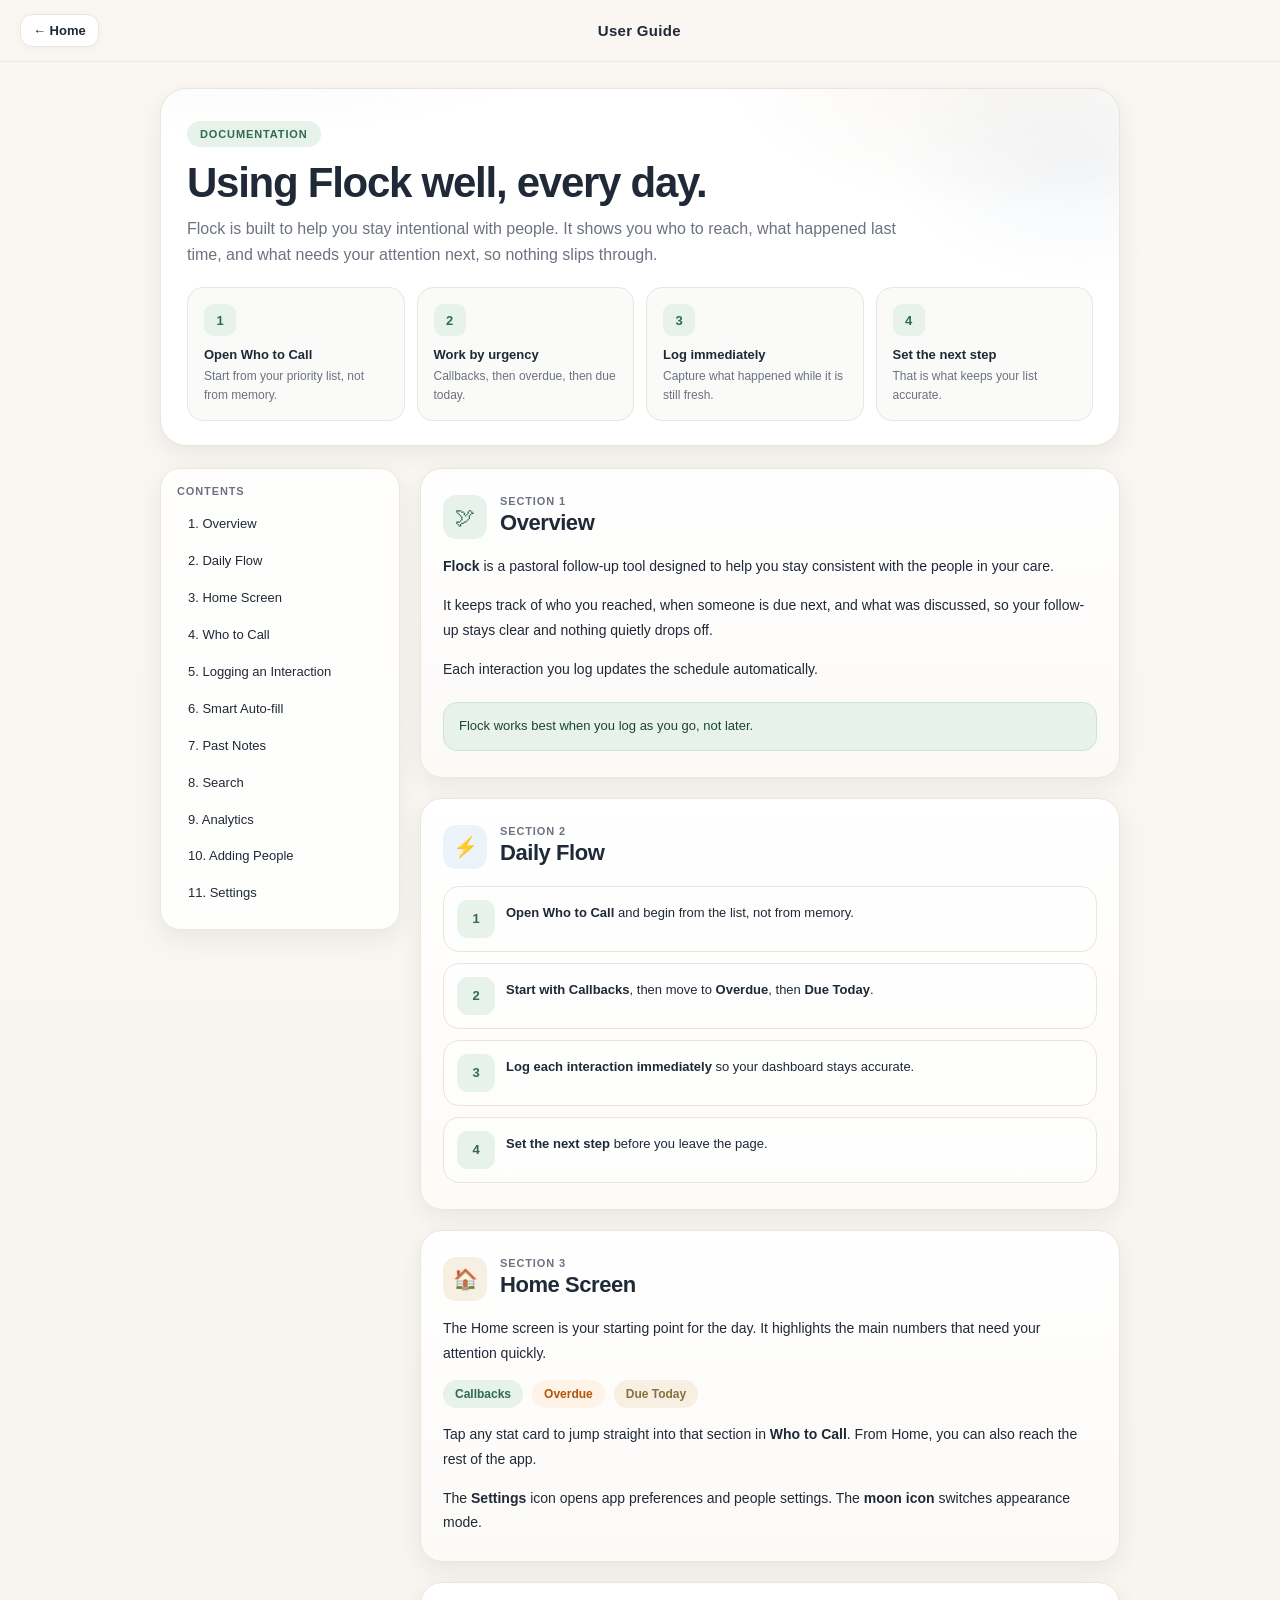
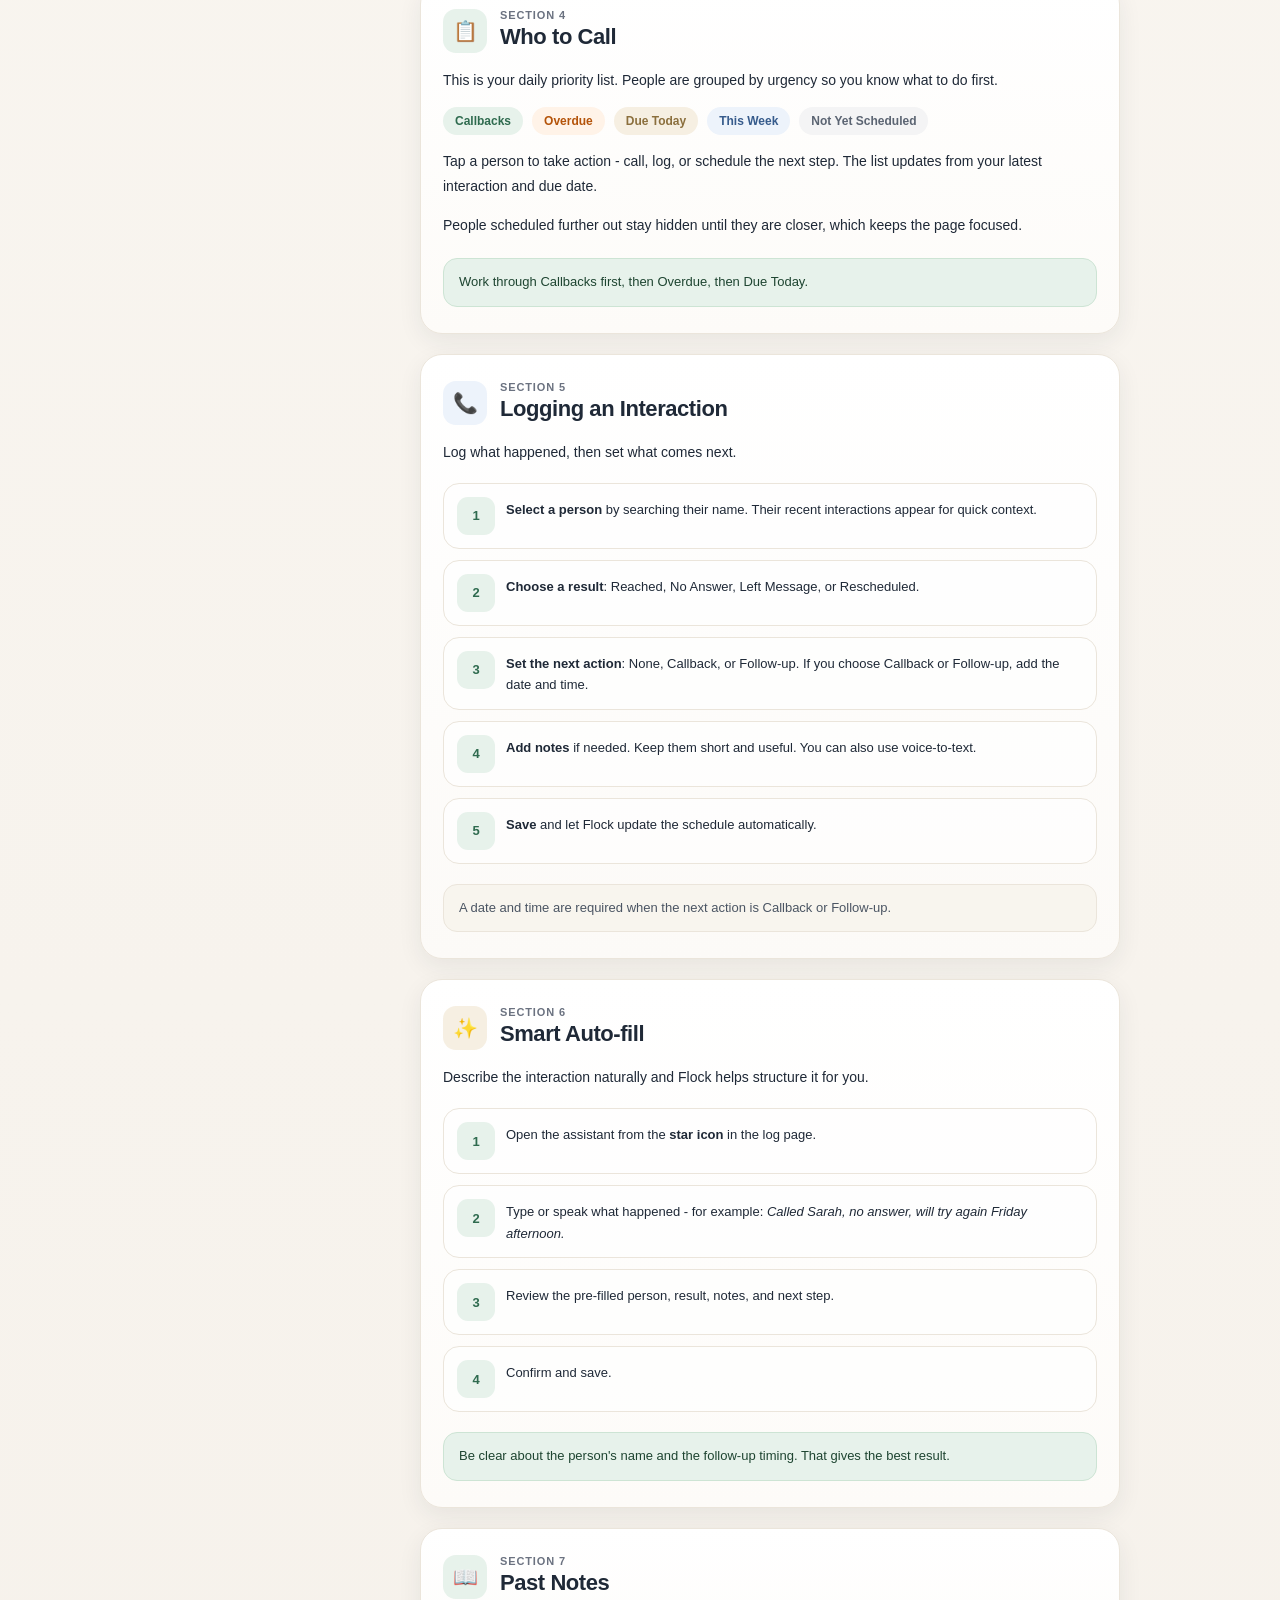
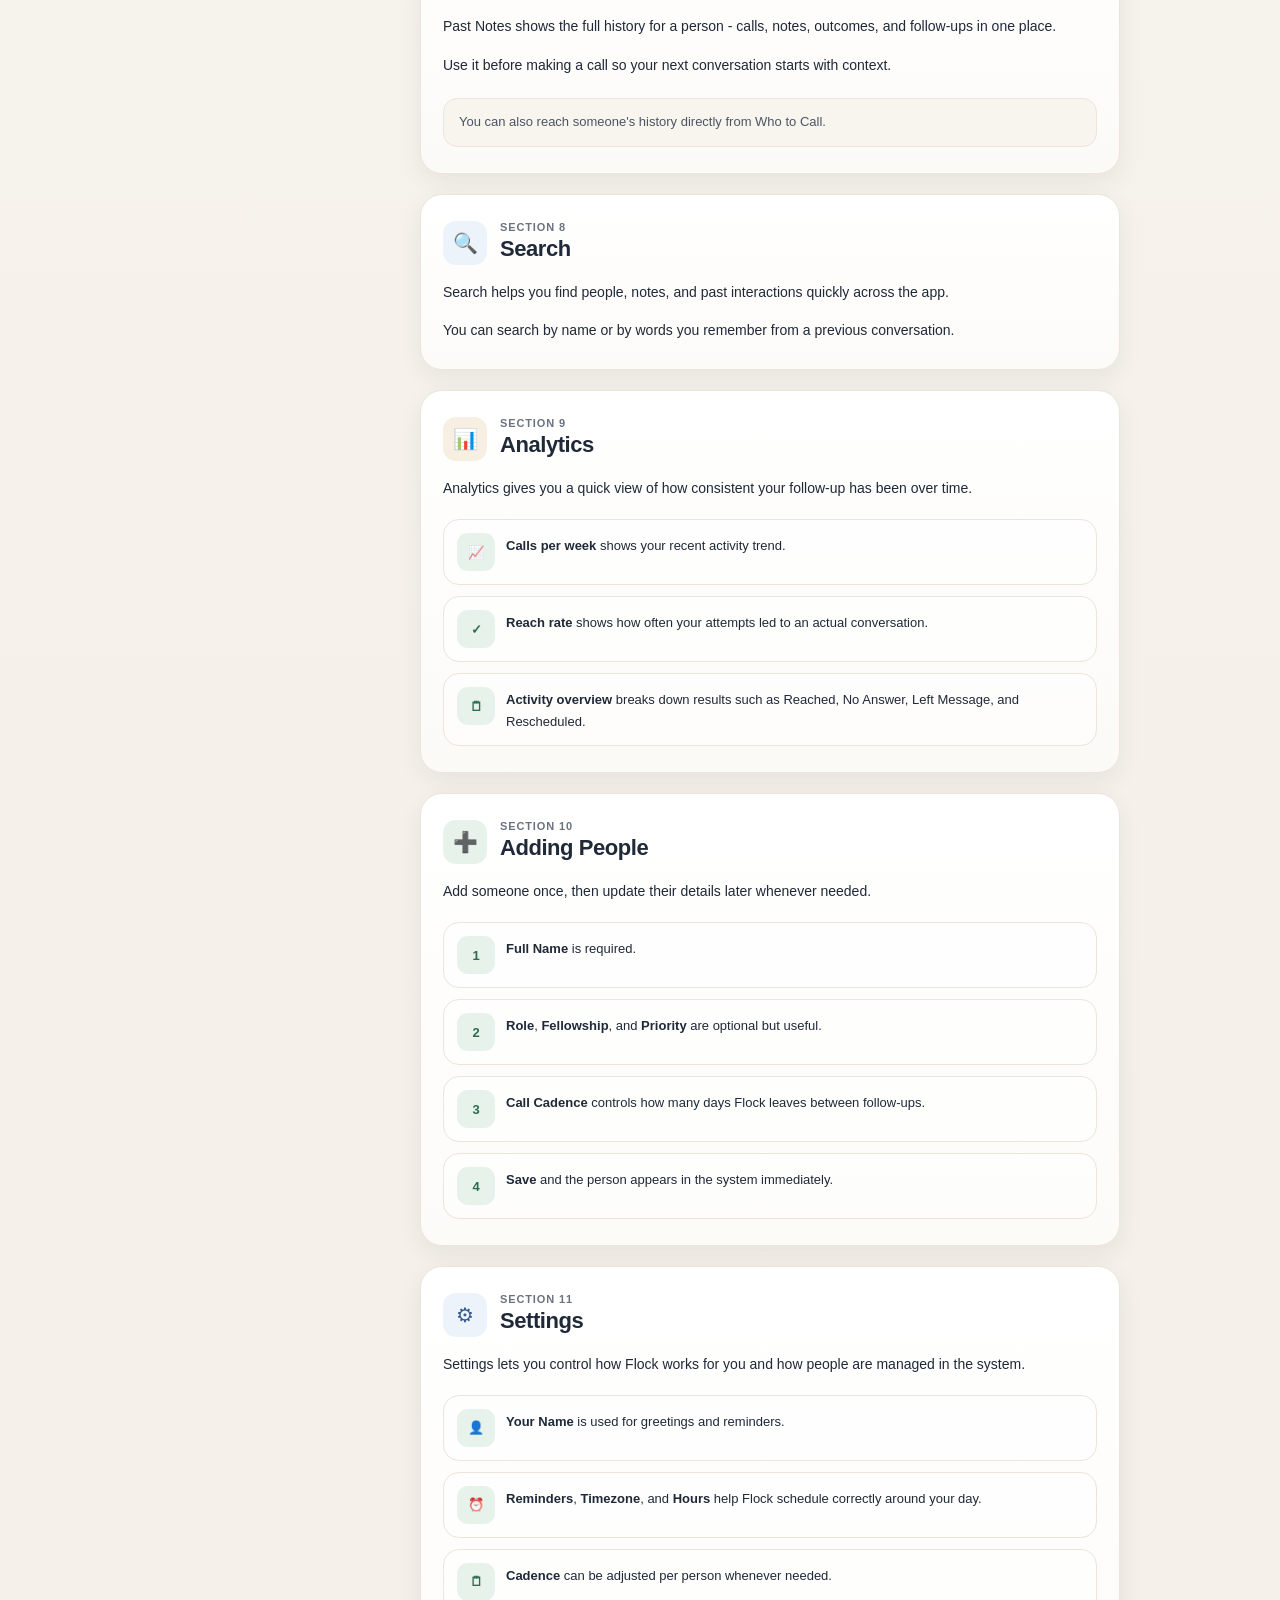
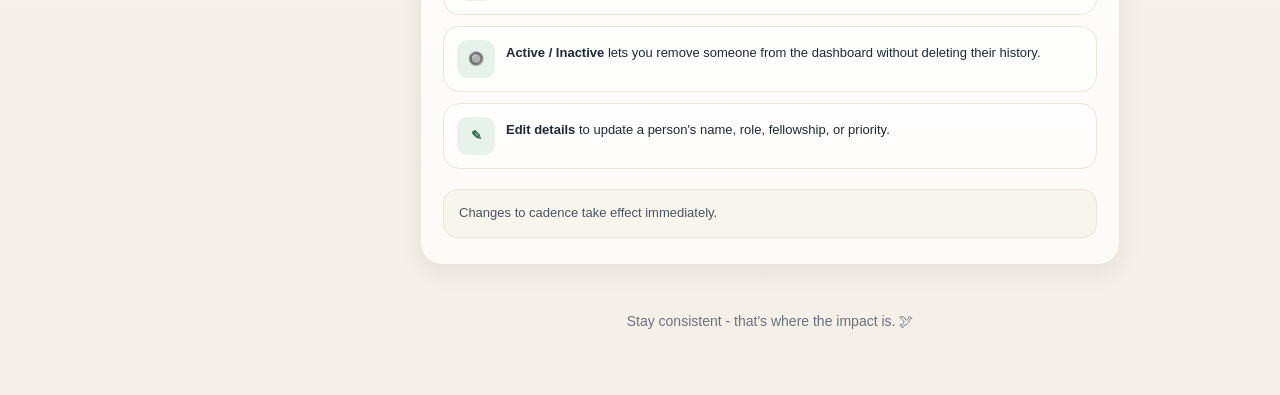
<file: partials/pg-guide.html>
﻿<!DOCTYPE html>
<html lang="en">
<head>
  <meta charset="UTF-8" />
  <meta name="viewport" content="width=device-width, initial-scale=1.0" />
  <title>Flock - User Guide</title>
  <style>
    *, *::before, *::after { box-sizing: border-box; margin: 0; padding: 0; }
    html { scroll-behavior: smooth; }

    :root {
      --ac: #2f6b4f;
      --ac-s: #e7f2eb;
      --gd: #8b6f3d;
      --gd-s: #f6efe2;
      --dn: #b45309;
      --dn-s: #fff3e8;
      --bl: #365b8c;
      --bl-s: #edf3fb;
      --bg: #f7f4ef;
      --card: #ffffff;
      --text: #1f2937;
      --muted: #6b7280;
      --line: #ebe5db;
      --radius: 20px;
      --radius-sm: 12px;
      --shadow: 0 8px 24px rgba(30,41,59,.07);
    }

    body {
      font-family: -apple-system, BlinkMacSystemFont, "Segoe UI", sans-serif;
      background:
        radial-gradient(1200px 500px at 10% -8%, rgba(47,107,79,.06) 0%, rgba(47,107,79,0) 58%),
        radial-gradient(900px 420px at 92% -16%, rgba(54,91,140,.045) 0%, rgba(54,91,140,0) 60%),
        linear-gradient(180deg, #faf7f2 0%, #f4efe8 100%);
      min-height: 100vh;
      color: var(--text);
    }

    .topbar {
      position: sticky;
      top: 0;
      z-index: 10;
      display: flex;
      align-items: center;
      justify-content: space-between;
      padding: 14px 20px;
      background: rgba(250,247,242,.9);
      backdrop-filter: blur(14px);
      border-bottom: 1px solid rgba(235,229,219,.8);
    }
    .tb-btn {
      border: 1px solid var(--line);
      background: #fff;
      color: var(--text);
      border-radius: 12px;
      padding: 8px 12px;
      font-size: 13px;
      font-weight: 700;
      cursor: pointer;
      box-shadow: 0 2px 10px rgba(0,0,0,.04);
    }
    .tb-btn:focus-visible {
      outline: 2px solid rgba(47,107,79,.3);
      outline-offset: 2px;
    }
    .topbar-title { font-size: 15px; font-weight: 700; letter-spacing: .02em; }
    .tb-spacer { width: 80px; }

    .shell {
      width: min(960px, calc(100% - 28px));
      margin: 26px auto 58px;
    }

    .hero {
      position: relative;
      overflow: hidden;
      background:
        radial-gradient(620px 250px at 8% -35%, rgba(47,107,79,.1) 0%, rgba(47,107,79,0) 68%),
        radial-gradient(390px 210px at 88% -8%, rgba(139,111,61,.09) 0%, rgba(139,111,61,0) 72%),
        radial-gradient(280px 180px at 96% 20%, rgba(54,91,140,.055) 0%, rgba(54,91,140,0) 68%),
        var(--card);
      border: 1px solid var(--line);
      border-radius: 26px;
      box-shadow: var(--shadow);
      padding: 32px 26px 24px;
      margin-bottom: 22px;
    }
    .hero::after {
      content: "";
      position: absolute;
      inset: 0;
      pointer-events: none;
      border-radius: inherit;
      background: linear-gradient(180deg, rgba(255,255,255,.28) 0%, rgba(255,255,255,0) 30%);
    }
    .hero > * { position: relative; z-index: 1; }
    .kicker {
      display: inline-flex;
      align-items: center;
      gap: 6px;
      background: var(--ac-s);
      color: var(--ac);
      border-radius: 999px;
      padding: 7px 13px;
      font-size: 11px;
      font-weight: 700;
      letter-spacing: .08em;
      text-transform: uppercase;
      margin-bottom: 14px;
    }
    .hero h1 {
      font-size: clamp(28px, 4vw, 42px);
      line-height: 1.06;
      letter-spacing: -.03em;
      font-weight: 800;
      margin-bottom: 10px;
    }
    .hero > p {
      font-size: 16px;
      line-height: 1.68;
      color: var(--muted);
      max-width: 740px;
    }
    .qflow {
      display: grid;
      grid-template-columns: repeat(4, 1fr);
      gap: 12px;
      margin-top: 18px;
    }
    .qcard {
      border: 1px solid var(--line);
      background: #fafaf8;
      border-radius: 16px;
      padding: 16px;
    }
    .qnum {
      width: 32px; height: 32px;
      border-radius: 9px;
      background: var(--ac-s);
      color: var(--ac);
      display: flex; align-items: center; justify-content: center;
      font-size: 13px; font-weight: 800;
      margin-bottom: 11px;
    }
    .qcard strong { display: block; font-size: 13px; margin-bottom: 5px; }
    .qcard p { font-size: 12px; line-height: 1.55; color: var(--muted); }

    .guide-grid {
      display: grid;
      grid-template-columns: 240px 1fr;
      gap: 20px;
      align-items: start;
    }

    .toc {
      position: sticky;
      top: 74px;
      background: rgba(255,255,255,.85);
      backdrop-filter: blur(12px);
      border: 1px solid var(--line);
      box-shadow: var(--shadow);
      border-radius: 20px;
      padding: 16px;
    }
    .toc-title {
      font-size: 11px;
      text-transform: uppercase;
      letter-spacing: .08em;
      color: var(--muted);
      font-weight: 700;
      margin-bottom: 10px;
    }
    .toc a {
      display: block;
      text-decoration: none;
      color: var(--text);
      font-size: 13px;
      padding: 9px 11px;
      border-radius: 10px;
      margin-bottom: 2px;
      transition: background .2s ease, color .2s ease, transform .2s ease, box-shadow .2s ease;
      line-height: 1.3;
      position: relative;
    }
    .toc a:hover {
      background: var(--ac-s);
      color: var(--ac);
      transform: translateX(3px);
      box-shadow: 0 2px 10px rgba(36,76,67,.08);
    }
    .toc a::before {
      content: "";
      position: absolute;
      left: 2px;
      top: 50%;
      width: 4px;
      height: 4px;
      border-radius: 999px;
      background: rgba(47,107,79,.26);
      transform: translateY(-50%) scale(.9);
      opacity: 0;
      transition: opacity .2s ease, transform .2s ease;
    }
    .toc a:hover::before,
    .toc a:focus-visible::before {
      opacity: 1;
      transform: translateY(-50%) scale(1);
    }
    .toc a:focus-visible {
      outline: 2px solid rgba(47,107,79,.28);
      outline-offset: 2px;
      background: var(--ac-s);
    }

    .main { display: flex; flex-direction: column; gap: 20px; }
    .card {
      background: linear-gradient(180deg, #fff 0%, #fcfaf7 100%);
      border: 1px solid var(--line);
      border-radius: 22px;
      box-shadow: var(--shadow);
      padding: 26px 22px;
    }
    .main .card:nth-of-type(even) {
      background: linear-gradient(180deg, #fff 0%, #fdfbf8 100%);
    }
    .main .card:nth-of-type(3n) .card-icon { background: var(--gd-s); color: var(--gd); }
    .main .card:nth-of-type(3n+1) .card-icon { background: var(--ac-s); color: var(--ac); }
    .main .card:nth-of-type(3n+2) .card-icon { background: var(--bl-s); color: var(--bl); }

    .card-header {
      display: flex;
      align-items: flex-start;
      gap: 13px;
      margin-bottom: 15px;
    }
    .card-icon {
      width: 44px; height: 44px;
      border-radius: 13px;
      background: var(--ac-s);
      display: flex; align-items: center; justify-content: center;
      font-size: 20px;
      flex-shrink: 0;
    }
    .card-label {
      font-size: 11px;
      text-transform: uppercase;
      letter-spacing: .08em;
      color: var(--muted);
      font-weight: 700;
      margin-bottom: 3px;
    }
    .card h2 {
      font-size: 22px;
      line-height: 1.14;
      letter-spacing: -.02em;
      font-weight: 800;
    }
    .card-body p {
      font-size: 14px;
      line-height: 1.78;
      margin-bottom: 14px;
    }
    .card-body p:last-child { margin-bottom: 0; }
    .card-body + .badges { margin-top: 14px; }
    .badges + .card-body { margin-top: 14px; }

    .badges {
      display: flex;
      flex-wrap: wrap;
      gap: 9px;
      margin: 16px 0 10px;
    }
    .badge {
      display: inline-flex;
      align-items: center;
      padding: 8px 12px;
      border-radius: 999px;
      font-size: 12px;
      font-weight: 600;
      line-height: 1;
    }
    .b-green { background: var(--ac-s); color: var(--ac); }
    .b-red   { background: var(--dn-s); color: var(--dn); }
    .b-gold  { background: var(--gd-s); color: var(--gd); }
    .b-blue  { background: var(--bl-s); color: var(--bl); }
    .b-gray  { background: #f4f4f5; color: #5b6472; }

    .tip {
      background: var(--ac-s);
      color: #1e4531;
      border: 1px solid #cde4d4;
      border-radius: 14px;
      padding: 13px 15px;
      margin-top: 20px;
      font-size: 13px;
      line-height: 1.6;
    }
    .note {
      background: #f8f5ee;
      border: 1px solid var(--line);
      border-radius: 14px;
      padding: 13px 15px;
      margin-top: 20px;
      font-size: 13px;
      line-height: 1.6;
      color: #4b5563;
    }

    .steps { display: grid; gap: 11px; margin-top: 17px; }
    .card-body + .steps { margin-top: 18px; }
    .steps + .tip,
    .steps + .note { margin-top: 20px; }
    .step {
      display: grid;
      grid-template-columns: 38px 1fr;
      gap: 11px;
      align-items: start;
      padding: 13px;
      border: 1px solid var(--line);
      border-radius: 16px;
      background: rgba(255,255,255,.65);
    }
    .step-num {
      width: 38px; height: 38px;
      border-radius: 11px;
      background: var(--ac-s);
      color: var(--ac);
      display: flex; align-items: center; justify-content: center;
      font-weight: 800;
      font-size: 13px;
    }
    .step-text {
      font-size: 13px;
      line-height: 1.65;
      padding-top: 2px;
    }

    .guide-footer {
      text-align: center;
      padding: 28px 10px 8px;
      color: var(--muted);
      font-size: 14px;
    }

    @media (max-width: 860px) {
      .guide-grid { grid-template-columns: 1fr; }
      .toc { position: relative; top: auto; }
      .qflow { grid-template-columns: repeat(2, 1fr); }
    }
    @media (max-width: 560px) {
      .shell { width: calc(100% - 18px); margin: 16px auto 36px; }
      .hero, .card { border-radius: 18px; padding: 20px 14px; }
      .hero h1 { font-size: 28px; }
      .card h2 { font-size: 20px; }
      .qflow { grid-template-columns: 1fr; }
      .step { grid-template-columns: 34px 1fr; padding: 11px; }
      .step-num { width: 34px; height: 34px; border-radius: 9px; }
    }
  </style>
</head>
<body>

  <header class="topbar">
    <button class="tb-btn" onclick="if(window.showPage){showPage('pg-home');}else{window.location.hash='home';}">&larr; Home</button>
    <span class="topbar-title">User Guide</span>
    <div class="tb-spacer"></div>
  </header>

  <div class="shell">

    <section class="hero">
      <div class="kicker">Documentation</div>
      <h1>Using Flock well, every day.</h1>
      <p>Flock is built to help you stay intentional with people. It shows you who to reach, what happened last time, and what needs your attention next, so nothing slips through.</p>
      <div class="qflow">
        <div class="qcard"><div class="qnum">1</div><strong>Open Who to Call</strong><p>Start from your priority list, not from memory.</p></div>
        <div class="qcard"><div class="qnum">2</div><strong>Work by urgency</strong><p>Callbacks, then overdue, then due today.</p></div>
        <div class="qcard"><div class="qnum">3</div><strong>Log immediately</strong><p>Capture what happened while it is still fresh.</p></div>
        <div class="qcard"><div class="qnum">4</div><strong>Set the next step</strong><p>That is what keeps your list accurate.</p></div>
      </div>
    </section>

    <div class="guide-grid">
      <aside class="toc">
        <div class="toc-title">Contents</div>
        <a href="#gs-overview">1. Overview</a>
        <a href="#gs-daily">2. Daily Flow</a>
        <a href="#gs-home">3. Home Screen</a>
        <a href="#gs-dash">4. Who to Call</a>
        <a href="#gs-log">5. Logging an Interaction</a>
        <a href="#gs-ai">6. Smart Auto-fill</a>
        <a href="#gs-history">7. Past Notes</a>
        <a href="#gs-search">8. Search</a>
        <a href="#gs-analytics">9. Analytics</a>
        <a href="#gs-addperson">10. Adding People</a>
        <a href="#gs-settings">11. Settings</a>
      </aside>

      <main class="main">

        <section class="card" id="gs-overview">
          <div class="card-header">
            <div class="card-icon">🕊</div>
            <div><div class="card-label">Section 1</div><h2>Overview</h2></div>
          </div>
          <div class="card-body">
            <p><strong>Flock</strong> is a pastoral follow-up tool designed to help you stay consistent with the people in your care.</p>
            <p>It keeps track of who you reached, when someone is due next, and what was discussed, so your follow-up stays clear and nothing quietly drops off.</p>
            <p>Each interaction you log updates the schedule automatically.</p>
          </div>
          <div class="tip">Flock works best when you log as you go, not later.</div>
        </section>

        <section class="card" id="gs-daily">
          <div class="card-header">
            <div class="card-icon">⚡</div>
            <div><div class="card-label">Section 2</div><h2>Daily Flow</h2></div>
          </div>
          <div class="steps">
            <div class="step"><div class="step-num">1</div><div class="step-text"><strong>Open Who to Call</strong> and begin from the list, not from memory.</div></div>
            <div class="step"><div class="step-num">2</div><div class="step-text"><strong>Start with Callbacks</strong>, then move to <strong>Overdue</strong>, then <strong>Due Today</strong>.</div></div>
            <div class="step"><div class="step-num">3</div><div class="step-text"><strong>Log each interaction immediately</strong> so your dashboard stays accurate.</div></div>
            <div class="step"><div class="step-num">4</div><div class="step-text"><strong>Set the next step</strong> before you leave the page.</div></div>
          </div>
        </section>

        <section class="card" id="gs-home">
          <div class="card-header">
            <div class="card-icon">🏠</div>
            <div><div class="card-label">Section 3</div><h2>Home Screen</h2></div>
          </div>
          <div class="card-body">
            <p>The Home screen is your starting point for the day. It highlights the main numbers that need your attention quickly.</p>
          </div>
          <div class="badges">
            <span class="badge b-green">Callbacks</span>
            <span class="badge b-red">Overdue</span>
            <span class="badge b-gold">Due Today</span>
          </div>
          <div class="card-body">
            <p>Tap any stat card to jump straight into that section in <strong>Who to Call</strong>. From Home, you can also reach the rest of the app.</p>
            <p>The <strong>Settings</strong> icon opens app preferences and people settings. The <strong>moon icon</strong> switches appearance mode.</p>
          </div>
        </section>

        <section class="card" id="gs-dash">
          <div class="card-header">
            <div class="card-icon">📋</div>
            <div><div class="card-label">Section 4</div><h2>Who to Call</h2></div>
          </div>
          <div class="card-body">
            <p>This is your daily priority list. People are grouped by urgency so you know what to do first.</p>
          </div>
          <div class="badges">
            <span class="badge b-green">Callbacks</span>
            <span class="badge b-red">Overdue</span>
            <span class="badge b-gold">Due Today</span>
            <span class="badge b-blue">This Week</span>
            <span class="badge b-gray">Not Yet Scheduled</span>
          </div>
          <div class="card-body">
            <p>Tap a person to take action - call, log, or schedule the next step. The list updates from your latest interaction and due date.</p>
            <p>People scheduled further out stay hidden until they are closer, which keeps the page focused.</p>
          </div>
          <div class="tip">Work through Callbacks first, then Overdue, then Due Today.</div>
        </section>

        <section class="card" id="gs-log">
          <div class="card-header">
            <div class="card-icon">📞</div>
            <div><div class="card-label">Section 5</div><h2>Logging an Interaction</h2></div>
          </div>
          <div class="card-body">
            <p>Log what happened, then set what comes next.</p>
          </div>
          <div class="steps">
            <div class="step"><div class="step-num">1</div><div class="step-text"><strong>Select a person</strong> by searching their name. Their recent interactions appear for quick context.</div></div>
            <div class="step"><div class="step-num">2</div><div class="step-text"><strong>Choose a result</strong>: Reached, No Answer, Left Message, or Rescheduled.</div></div>
            <div class="step"><div class="step-num">3</div><div class="step-text"><strong>Set the next action</strong>: None, Callback, or Follow-up. If you choose Callback or Follow-up, add the date and time.</div></div>
            <div class="step"><div class="step-num">4</div><div class="step-text"><strong>Add notes</strong> if needed. Keep them short and useful. You can also use voice-to-text.</div></div>
            <div class="step"><div class="step-num">5</div><div class="step-text"><strong>Save</strong> and let Flock update the schedule automatically.</div></div>
          </div>
          <div class="note">A date and time are required when the next action is Callback or Follow-up.</div>
        </section>

        <section class="card" id="gs-ai">
          <div class="card-header">
            <div class="card-icon">✨</div>
            <div><div class="card-label">Section 6</div><h2>Smart Auto-fill</h2></div>
          </div>
          <div class="card-body">
            <p>Describe the interaction naturally and Flock helps structure it for you.</p>
          </div>
          <div class="steps">
            <div class="step"><div class="step-num">1</div><div class="step-text">Open the assistant from the <strong>star icon</strong> in the log page.</div></div>
            <div class="step"><div class="step-num">2</div><div class="step-text">Type or speak what happened - for example: <em>Called Sarah, no answer, will try again Friday afternoon.</em></div></div>
            <div class="step"><div class="step-num">3</div><div class="step-text">Review the pre-filled person, result, notes, and next step.</div></div>
            <div class="step"><div class="step-num">4</div><div class="step-text">Confirm and save.</div></div>
          </div>
          <div class="tip">Be clear about the person's name and the follow-up timing. That gives the best result.</div>
        </section>

        <section class="card" id="gs-history">
          <div class="card-header">
            <div class="card-icon">📖</div>
            <div><div class="card-label">Section 7</div><h2>Past Notes</h2></div>
          </div>
          <div class="card-body">
            <p>Past Notes shows the full history for a person - calls, notes, outcomes, and follow-ups in one place.</p>
            <p>Use it before making a call so your next conversation starts with context.</p>
          </div>
          <div class="note">You can also reach someone's history directly from Who to Call.</div>
        </section>

        <section class="card" id="gs-search">
          <div class="card-header">
            <div class="card-icon">🔍</div>
            <div><div class="card-label">Section 8</div><h2>Search</h2></div>
          </div>
          <div class="card-body">
            <p>Search helps you find people, notes, and past interactions quickly across the app.</p>
            <p>You can search by name or by words you remember from a previous conversation.</p>
          </div>
        </section>

        <section class="card" id="gs-analytics">
          <div class="card-header">
            <div class="card-icon">📊</div>
            <div><div class="card-label">Section 9</div><h2>Analytics</h2></div>
          </div>
          <div class="card-body">
            <p>Analytics gives you a quick view of how consistent your follow-up has been over time.</p>
          </div>
          <div class="steps">
            <div class="step"><div class="step-num">📈</div><div class="step-text"><strong>Calls per week</strong> shows your recent activity trend.</div></div>
            <div class="step"><div class="step-num">✓</div><div class="step-text"><strong>Reach rate</strong> shows how often your attempts led to an actual conversation.</div></div>
            <div class="step"><div class="step-num">🗒</div><div class="step-text"><strong>Activity overview</strong> breaks down results such as Reached, No Answer, Left Message, and Rescheduled.</div></div>
          </div>
        </section>

        <section class="card" id="gs-addperson">
          <div class="card-header">
            <div class="card-icon">➕</div>
            <div><div class="card-label">Section 10</div><h2>Adding People</h2></div>
          </div>
          <div class="card-body">
            <p>Add someone once, then update their details later whenever needed.</p>
          </div>
          <div class="steps">
            <div class="step"><div class="step-num">1</div><div class="step-text"><strong>Full Name</strong> is required.</div></div>
            <div class="step"><div class="step-num">2</div><div class="step-text"><strong>Role</strong>, <strong>Fellowship</strong>, and <strong>Priority</strong> are optional but useful.</div></div>
            <div class="step"><div class="step-num">3</div><div class="step-text"><strong>Call Cadence</strong> controls how many days Flock leaves between follow-ups.</div></div>
            <div class="step"><div class="step-num">4</div><div class="step-text"><strong>Save</strong> and the person appears in the system immediately.</div></div>
          </div>
        </section>

        <section class="card" id="gs-settings">
          <div class="card-header">
            <div class="card-icon">⚙</div>
            <div><div class="card-label">Section 11</div><h2>Settings</h2></div>
          </div>
          <div class="card-body">
            <p>Settings lets you control how Flock works for you and how people are managed in the system.</p>
          </div>
          <div class="steps">
            <div class="step"><div class="step-num">👤</div><div class="step-text"><strong>Your Name</strong> is used for greetings and reminders.</div></div>
            <div class="step"><div class="step-num">⏰</div><div class="step-text"><strong>Reminders</strong>, <strong>Timezone</strong>, and <strong>Hours</strong> help Flock schedule correctly around your day.</div></div>
            <div class="step"><div class="step-num">🗒</div><div class="step-text"><strong>Cadence</strong> can be adjusted per person whenever needed.</div></div>
            <div class="step"><div class="step-num">🔘</div><div class="step-text"><strong>Active / Inactive</strong> lets you remove someone from the dashboard without deleting their history.</div></div>
            <div class="step"><div class="step-num">✎</div><div class="step-text"><strong>Edit details</strong> to update a person's name, role, fellowship, or priority.</div></div>
          </div>
          <div class="note">Changes to cadence take effect immediately.</div>
        </section>

        <div class="guide-footer">Stay consistent - that's where the impact is. 🕊</div>

      </main>
    </div>

  </div>

</body>
</html>
</file>
